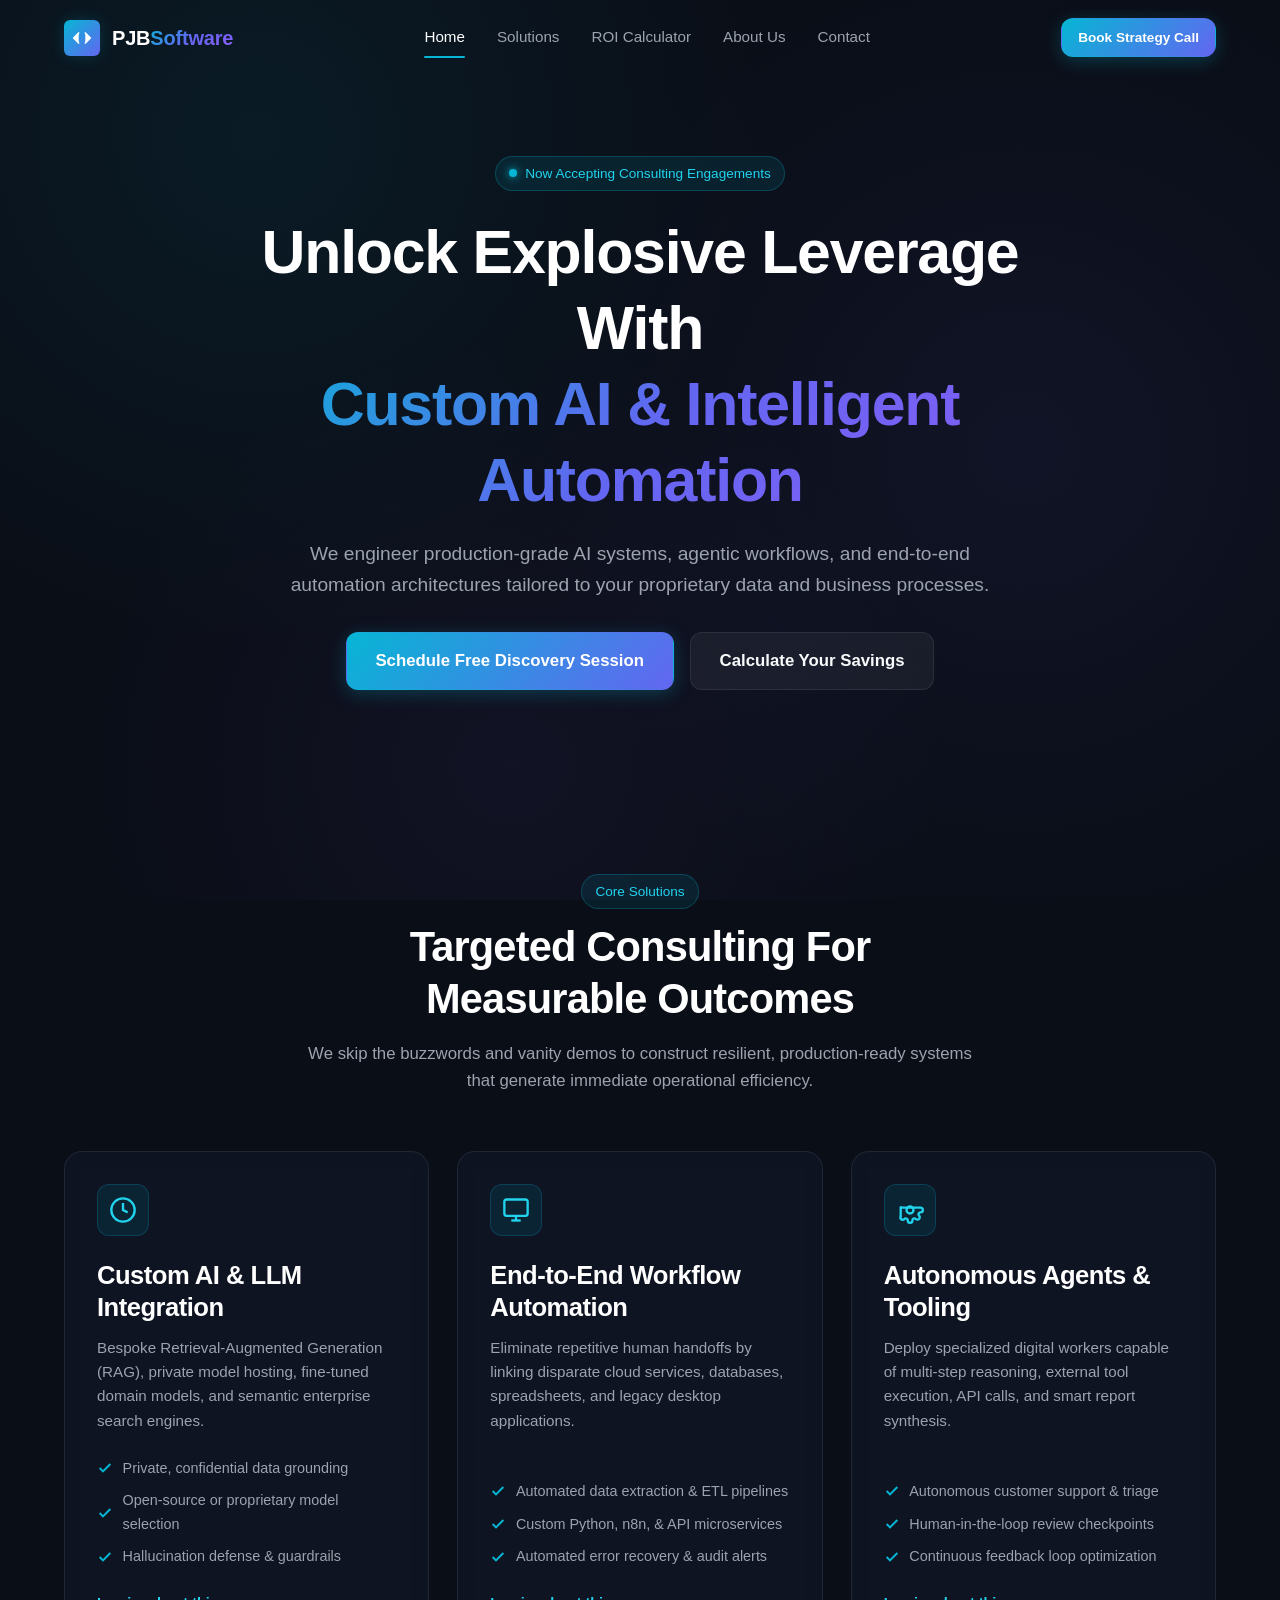
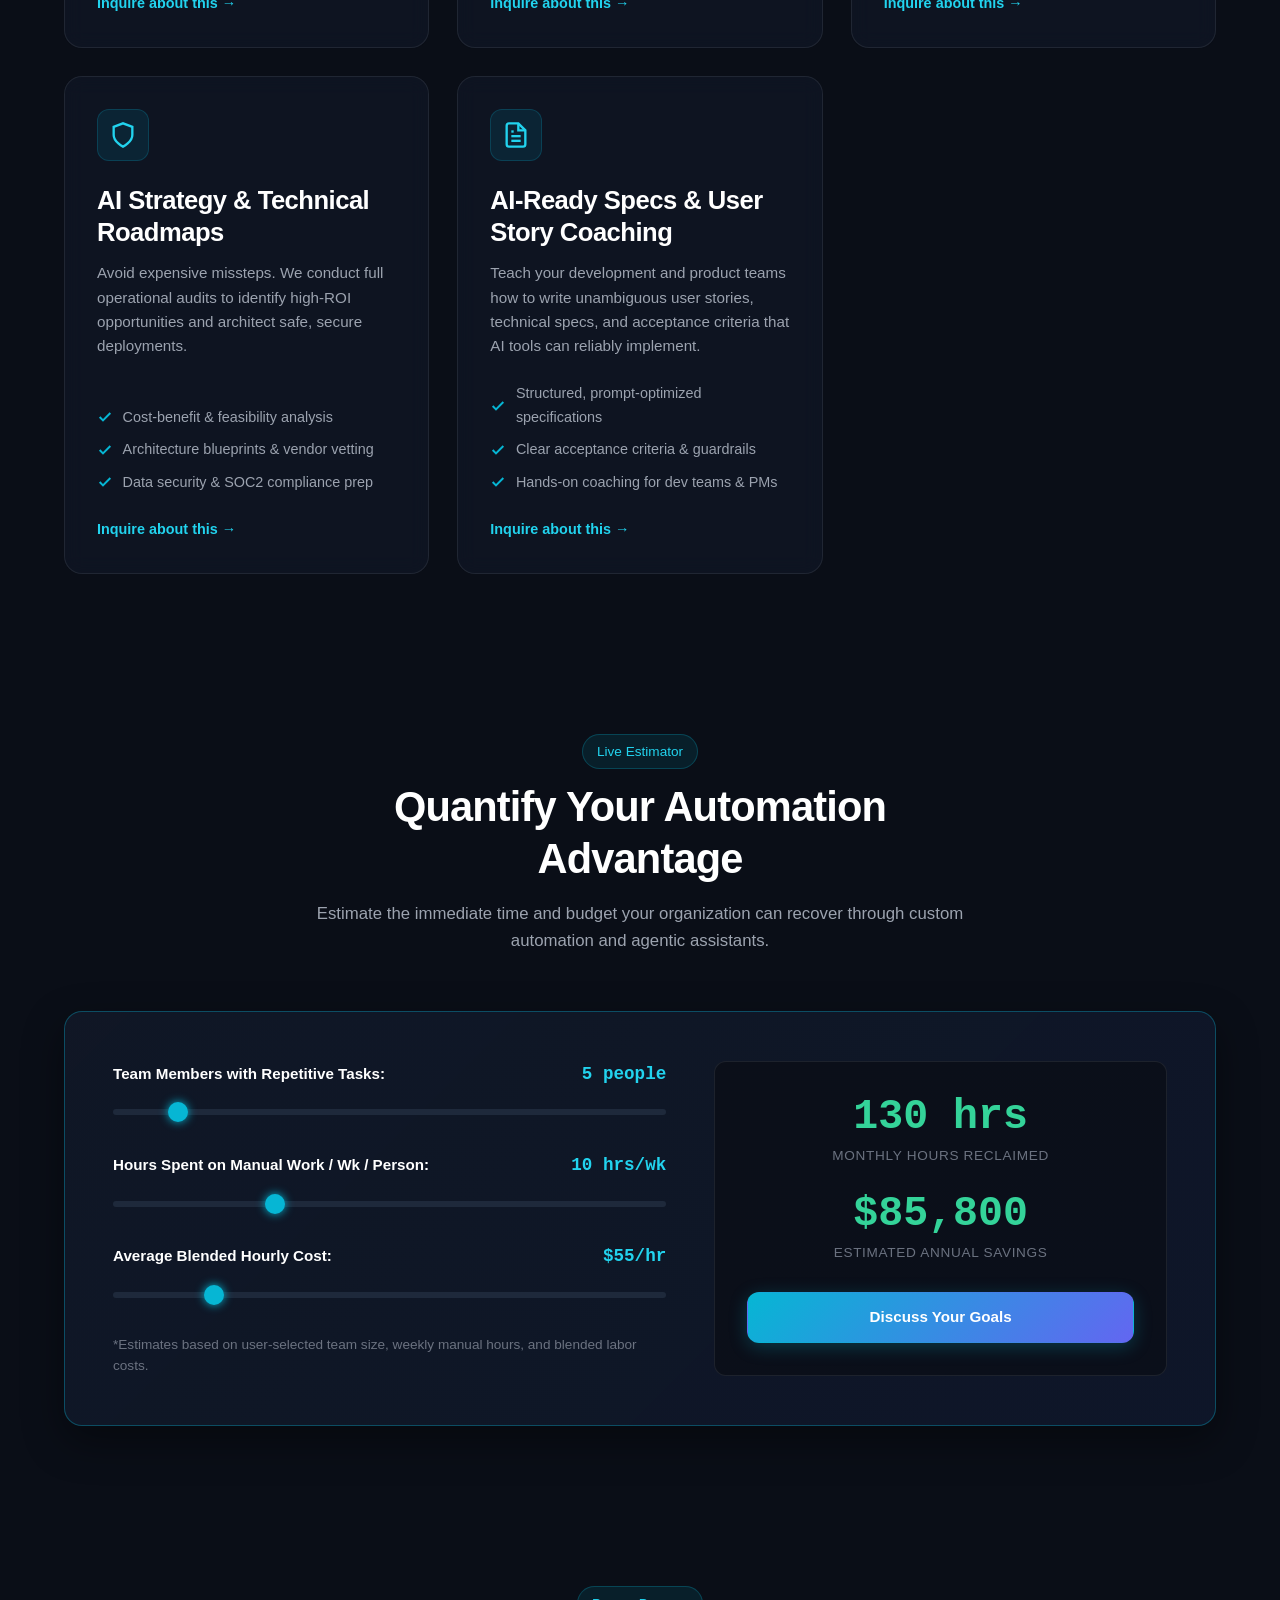
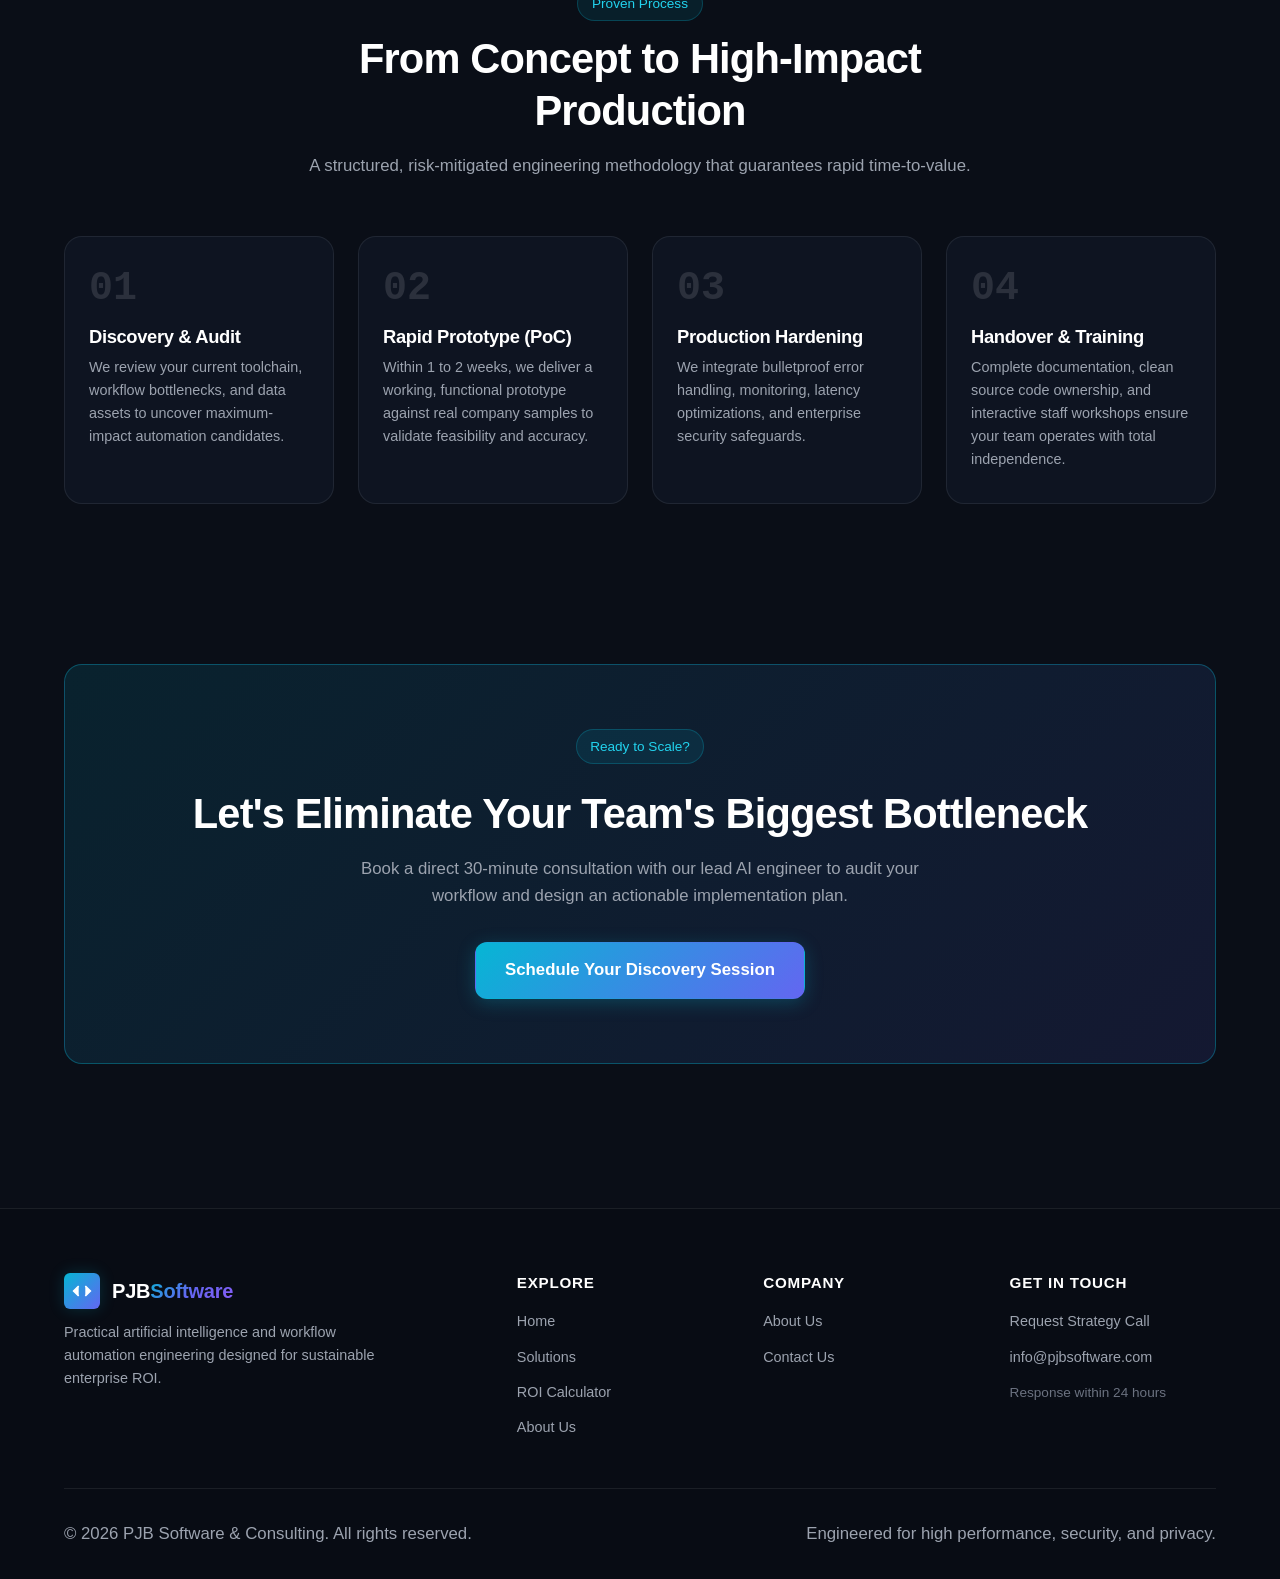
<file: index.html>
<!DOCTYPE html>
<html lang="en">
<head>
  <meta charset="UTF-8">
  <meta name="viewport" content="width=device-width, initial-scale=1.0">
  <title>PJB Software & Consulting | Enterprise AI & Workflow Automation</title>
  <meta name="description" content="Bespoke AI solutions, autonomous agent workflows, and intelligent business automation. We help forward-thinking teams streamline operations and scale leverage.">
  <meta name="keywords" content="AI consulting, workflow automation, LLM integration, autonomous agents, Python automation, enterprise AI strategy">
  
  <!-- Open Graph / Meta -->
  <meta property="og:title" content="PJB Software & Consulting | AI & Automation Services">
  <meta property="og:description" content="Custom generative AI, agentic pipelines, and process automation engineered for measurable ROI.">
  <meta property="og:type" content="website">

  <!-- Stylesheet -->
  <link rel="stylesheet" href="css/style.css">
</head>
<body>

  <!-- Site Navigation -->
  <header class="site-header">
    <div class="container nav-container">
      <a href="index.html" class="brand-logo" aria-label="PJB Software Home">
        <div class="brand-icon">
          <svg viewBox="0 0 24 24" fill="none" stroke="currentColor" stroke-width="2" stroke-linecap="round" stroke-linejoin="round">
            <polyline points="16 18 22 12 16 6"></polyline>
            <polyline points="8 6 2 12 8 18"></polyline>
          </svg>
        </div>
        <span>PJB<span class="gradient-text">Software</span></span>
      </a>

      <button class="mobile-toggle" aria-label="Toggle navigation menu" aria-expanded="false">
        <svg viewBox="0 0 24 24" fill="none" stroke="currentColor" stroke-width="2">
          <line x1="3" y1="12" x2="21" y2="12"></line>
          <line x1="3" y1="6" x2="21" y2="6"></line>
          <line x1="3" y1="18" x2="21" y2="18"></line>
        </svg>
      </button>

      <nav class="nav-menu" id="primary-nav">
        <a href="index.html" class="nav-link">Home</a>
        <a href="#solutions" class="nav-link">Solutions</a>
        <a href="#roi-calculator" class="nav-link">ROI Calculator</a>
        <a href="about.html" class="nav-link">About Us</a>
        <a href="contact.html" class="nav-link">Contact</a>
      </nav>

      <div class="nav-actions">
        <a href="contact.html" class="btn btn-primary btn-sm">Book Strategy Call</a>
      </div>
    </div>
  </header>

  <main>
    <!-- Hero Section -->
    <section class="hero">
      <div class="container">
        <div class="hero-content hero-centered">
          <div class="badge">
            <span class="badge-dot"></span>
            <span>Now Accepting Consulting Engagements</span>
          </div>
          
          <h1 class="hero-title">
            Unlock Explosive Leverage With <br><span class="gradient-text">Custom AI & Intelligent Automation</span>
          </h1>

          <p class="hero-subtitle">
            We engineer production-grade AI systems, agentic workflows, and end-to-end automation architectures tailored to your proprietary data and business processes.
          </p>

          <div class="hero-actions">
            <a href="contact.html" class="btn btn-primary btn-lg">Schedule Free Discovery Session</a>
            <a href="#roi-calculator" class="btn btn-secondary btn-lg">Calculate Your Savings</a>
          </div>
        </div>
      </div>
    </section>

    <!-- Solutions Overview Section -->
    <section class="section" id="solutions">
      <div class="container">
        <div class="section-header">
          <div class="badge">Core Solutions</div>
          <h2>Targeted Consulting For Measurable Outcomes</h2>
          <p>We skip the buzzwords and vanity demos to construct resilient, production-ready systems that generate immediate operational efficiency.</p>
        </div>

        <div class="cards-grid">
          <!-- Card 1 -->
          <div class="card">
            <div class="card-icon">
              <svg viewBox="0 0 24 24" fill="none" stroke="currentColor" stroke-width="2">
                <path d="M12 2a10 10 0 0 1 10 10c0 5.523-4.477 10-10 10S2 17.523 2 12 6.477 2 12 2z"></path>
                <path d="M12 6v6l4 2"></path>
              </svg>
            </div>
            <h3>Custom AI & LLM Integration</h3>
            <p>Bespoke Retrieval-Augmented Generation (RAG), private model hosting, fine-tuned domain models, and semantic enterprise search engines.</p>
            <ul class="card-features">
              <li>
                <svg viewBox="0 0 24 24" fill="none" stroke="currentColor" stroke-width="3"><polyline points="20 6 9 17 4 12"></polyline></svg>
                Private, confidential data grounding
              </li>
              <li>
                <svg viewBox="0 0 24 24" fill="none" stroke="currentColor" stroke-width="3"><polyline points="20 6 9 17 4 12"></polyline></svg>
                Open-source or proprietary model selection
              </li>
              <li>
                <svg viewBox="0 0 24 24" fill="none" stroke="currentColor" stroke-width="3"><polyline points="20 6 9 17 4 12"></polyline></svg>
                Hallucination defense & guardrails
              </li>
            </ul>
            <a href="contact.html" class="card-link">Inquire about this &rarr;</a>
          </div>

          <!-- Card 2 -->
          <div class="card">
            <div class="card-icon">
              <svg viewBox="0 0 24 24" fill="none" stroke="currentColor" stroke-width="2">
                <rect x="2" y="3" width="20" height="14" rx="2" ry="2"></rect>
                <line x1="8" y1="21" x2="16" y2="21"></line>
                <line x1="12" y1="17" x2="12" y2="21"></line>
              </svg>
            </div>
            <h3>End-to-End Workflow Automation</h3>
            <p>Eliminate repetitive human handoffs by linking disparate cloud services, databases, spreadsheets, and legacy desktop applications.</p>
            <ul class="card-features">
              <li>
                <svg viewBox="0 0 24 24" fill="none" stroke="currentColor" stroke-width="3"><polyline points="20 6 9 17 4 12"></polyline></svg>
                Automated data extraction & ETL pipelines
              </li>
              <li>
                <svg viewBox="0 0 24 24" fill="none" stroke="currentColor" stroke-width="3"><polyline points="20 6 9 17 4 12"></polyline></svg>
                Custom Python, n8n, & API microservices
              </li>
              <li>
                <svg viewBox="0 0 24 24" fill="none" stroke="currentColor" stroke-width="3"><polyline points="20 6 9 17 4 12"></polyline></svg>
                Automated error recovery & audit alerts
              </li>
            </ul>
            <a href="contact.html" class="card-link">Inquire about this &rarr;</a>
          </div>

          <!-- Card 3 -->
          <div class="card">
            <div class="card-icon">
              <svg viewBox="0 0 24 24" fill="none" stroke="currentColor" stroke-width="2">
                <circle cx="12" cy="12" r="3"></circle>
                <path d="M19.4 15a1.65 1.65 0 0 0 .33 1.82l.06.06a2 2 0 0 1 0 2.83 2 2 0 0 1-2.83 0l-.06-.06a1.65 1.65 0 0 0-1.82-.33 1.65 1.65 0 0 0-1 1.51V21a2 2 0 0 1-2 2 2 2 0 0 1-2-2v-.09A1.65 1.65 0 0 0 9 19.4a1.65 1.65 0 0 0-1.82.33l-.06.06a2 2 0 0 1-2.83 0 2 2 0 0 1 0-2.83l.06-.06a1.65 1.65 0 0 0-.33 1.82V9a1.65 1.65 0 0 0 1.51 1H21a2 2 0 0 1 2 2 2 2 0 0 1-2 2h-.09a1.65 1.65 0 0 0-1.51 1z"></path>
              </svg>
            </div>
            <h3>Autonomous Agents & Tooling</h3>
            <p>Deploy specialized digital workers capable of multi-step reasoning, external tool execution, API calls, and smart report synthesis.</p>
            <ul class="card-features">
              <li>
                <svg viewBox="0 0 24 24" fill="none" stroke="currentColor" stroke-width="3"><polyline points="20 6 9 17 4 12"></polyline></svg>
                Autonomous customer support & triage
              </li>
              <li>
                <svg viewBox="0 0 24 24" fill="none" stroke="currentColor" stroke-width="3"><polyline points="20 6 9 17 4 12"></polyline></svg>
                Human-in-the-loop review checkpoints
              </li>
              <li>
                <svg viewBox="0 0 24 24" fill="none" stroke="currentColor" stroke-width="3"><polyline points="20 6 9 17 4 12"></polyline></svg>
                Continuous feedback loop optimization
              </li>
            </ul>
            <a href="contact.html" class="card-link">Inquire about this &rarr;</a>
          </div>

          <!-- Card 4 -->
          <div class="card">
            <div class="card-icon">
              <svg viewBox="0 0 24 24" fill="none" stroke="currentColor" stroke-width="2">
                <path d="M12 22s8-4 8-10V5l-8-3-8 3v7c0 6 8 10 8 10z"></path>
              </svg>
            </div>
            <h3>AI Strategy & Technical Roadmaps</h3>
            <p>Avoid expensive missteps. We conduct full operational audits to identify high-ROI opportunities and architect safe, secure deployments.</p>
            <ul class="card-features">
              <li>
                <svg viewBox="0 0 24 24" fill="none" stroke="currentColor" stroke-width="3"><polyline points="20 6 9 17 4 12"></polyline></svg>
                Cost-benefit & feasibility analysis
              </li>
              <li>
                <svg viewBox="0 0 24 24" fill="none" stroke="currentColor" stroke-width="3"><polyline points="20 6 9 17 4 12"></polyline></svg>
                Architecture blueprints & vendor vetting
              </li>
              <li>
                <svg viewBox="0 0 24 24" fill="none" stroke="currentColor" stroke-width="3"><polyline points="20 6 9 17 4 12"></polyline></svg>
                Data security & SOC2 compliance prep
              </li>
            </ul>
            <a href="contact.html" class="card-link">Inquire about this &rarr;</a>
          </div>

          <!-- Card 5 -->
          <div class="card">
            <div class="card-icon">
              <svg viewBox="0 0 24 24" fill="none" stroke="currentColor" stroke-width="2">
                <path d="M14 2H6a2 2 0 0 0-2 2v16a2 2 0 0 0 2 2h12a2 2 0 0 0 2-2V8z"></path>
                <polyline points="14 2 14 8 20 8"></polyline>
                <line x1="16" y1="13" x2="8" y2="13"></line>
                <line x1="16" y1="17" x2="8" y2="17"></line>
                <polyline points="10 9 9 9 8 9"></polyline>
              </svg>
            </div>
            <h3>AI-Ready Specs & User Story Coaching</h3>
            <p>Teach your development and product teams how to write unambiguous user stories, technical specs, and acceptance criteria that AI tools can reliably implement.</p>
            <ul class="card-features">
              <li>
                <svg viewBox="0 0 24 24" fill="none" stroke="currentColor" stroke-width="3"><polyline points="20 6 9 17 4 12"></polyline></svg>
                Structured, prompt-optimized specifications
              </li>
              <li>
                <svg viewBox="0 0 24 24" fill="none" stroke="currentColor" stroke-width="3"><polyline points="20 6 9 17 4 12"></polyline></svg>
                Clear acceptance criteria & guardrails
              </li>
              <li>
                <svg viewBox="0 0 24 24" fill="none" stroke="currentColor" stroke-width="3"><polyline points="20 6 9 17 4 12"></polyline></svg>
                Hands-on coaching for dev teams & PMs
              </li>
            </ul>
            <a href="contact.html" class="card-link">Inquire about this &rarr;</a>
          </div>
        </div>
      </div>
    </section>

    <!-- Interactive ROI Calculator Section -->
    <section class="section" id="roi-calculator">
      <div class="container">
        <div class="section-header">
          <div class="badge">Live Estimator</div>
          <h2>Quantify Your Automation Advantage</h2>
          <p>Estimate the immediate time and budget your organization can recover through custom automation and agentic assistants.</p>
        </div>

        <div class="roi-calculator-container">
          <div class="calculator-grid">
            <!-- Left: Inputs -->
            <div class="calculator-inputs">
              <!-- Team Members -->
              <div class="input-group">
                <div class="input-label-row">
                  <label for="calc-team">Team Members with Repetitive Tasks:</label>
                  <span class="input-display-val" id="val-team">5 people</span>
                </div>
                <input type="range" id="calc-team" class="range-slider" min="1" max="40" step="1" value="5">
              </div>

              <!-- Weekly Hours -->
              <div class="input-group">
                <div class="input-label-row">
                  <label for="calc-hours">Hours Spent on Manual Work / Wk / Person:</label>
                  <span class="input-display-val" id="val-hours">10 hrs/wk</span>
                </div>
                <input type="range" id="calc-hours" class="range-slider" min="2" max="30" step="1" value="10">
              </div>

              <!-- Hourly Rate -->
              <div class="input-group">
                <div class="input-label-row">
                  <label for="calc-rate">Average Blended Hourly Cost:</label>
                  <span class="input-display-val" id="val-rate">$55/hr</span>
                </div>
                <input type="range" id="calc-rate" class="range-slider" min="25" max="200" step="5" value="55">
              </div>

              <p style="font-size: 0.85rem; color: var(--text-muted);">
                *Estimates based on user-selected team size, weekly manual hours, and blended labor costs.
              </p>
            </div>

            <!-- Right: Dynamic Results -->
            <div class="calculator-results">
              <div class="result-metric">
                <div class="val" id="result-hours-saved">130 hrs</div>
                <div class="lbl">Monthly Hours Reclaimed</div>
              </div>

              <div class="result-metric">
                <div class="val" id="result-annual-savings">$85,800</div>
                <div class="lbl">Estimated Annual Savings</div>
              </div>

              <div style="margin-top: 1.75rem;">
                <a href="contact.html" class="btn btn-primary" style="width: 100%;">Discuss Your Goals</a>
              </div>
            </div>
          </div>
        </div>
      </div>
    </section>

    <!-- Methodology Section -->
    <section class="section">
      <div class="container">
        <div class="section-header">
          <div class="badge">Proven Process</div>
          <h2>From Concept to High-Impact Production</h2>
          <p>A structured, risk-mitigated engineering methodology that guarantees rapid time-to-value.</p>
        </div>

        <div class="process-grid">
          <div class="process-step">
            <div class="step-num">01</div>
            <h3>Discovery & Audit</h3>
            <p>We review your current toolchain, workflow bottlenecks, and data assets to uncover maximum-impact automation candidates.</p>
          </div>

          <div class="process-step">
            <div class="step-num">02</div>
            <h3>Rapid Prototype (PoC)</h3>
            <p>Within 1 to 2 weeks, we deliver a working, functional prototype against real company samples to validate feasibility and accuracy.</p>
          </div>

          <div class="process-step">
            <div class="step-num">03</div>
            <h3>Production Hardening</h3>
            <p>We integrate bulletproof error handling, monitoring, latency optimizations, and enterprise security safeguards.</p>
          </div>

          <div class="process-step">
            <div class="step-num">04</div>
            <h3>Handover & Training</h3>
            <p>Complete documentation, clean source code ownership, and interactive staff workshops ensure your team operates with total independence.</p>
          </div>
        </div>
      </div>
    </section>

    <!-- CTA Section -->
    <section class="section">
      <div class="container">
        <div class="cta-banner">
          <div class="badge">Ready to Scale?</div>
          <h2>Let's Eliminate Your Team's Biggest Bottleneck</h2>
          <p>Book a direct 30-minute consultation with our lead AI engineer to audit your workflow and design an actionable implementation plan.</p>
          <a href="contact.html" class="btn btn-primary btn-lg">Schedule Your Discovery Session</a>
        </div>
      </div>
    </section>
  </main>

  <!-- Site Footer -->
  <footer class="site-footer">
    <div class="container">
      <div class="footer-grid">
        <div class="footer-brand">
          <a href="index.html" class="brand-logo">
            <div class="brand-icon">
              <svg viewBox="0 0 24 24" fill="none" stroke="currentColor" stroke-width="2">
                <polyline points="16 18 22 12 16 6"></polyline>
                <polyline points="8 6 2 12 8 18"></polyline>
              </svg>
            </div>
            <span>PJB<span class="gradient-text">Software</span></span>
          </a>
          <p>Practical artificial intelligence and workflow automation engineering designed for sustainable enterprise ROI.</p>
        </div>

        <div class="footer-col">
          <h4>Explore</h4>
          <ul class="footer-links">
            <li><a href="index.html">Home</a></li>
            <li><a href="#solutions">Solutions</a></li>
            <li><a href="#roi-calculator">ROI Calculator</a></li>
            <li><a href="about.html">About Us</a></li>
          </ul>
        </div>

        <div class="footer-col">
          <h4>Company</h4>
          <ul class="footer-links">
            <li><a href="about.html">About Us</a></li>
            <li><a href="contact.html">Contact Us</a></li>
          </ul>
        </div>

        <div class="footer-col">
          <h4>Get in Touch</h4>
          <ul class="footer-links">
            <li><a href="contact.html">Request Strategy Call</a></li>
            <li><a href="mailto:info@pjbsoftware.com">info@pjbsoftware.com</a></li>
            <li><span style="color: var(--text-muted); font-size: 0.85rem;">Response within 24 hours</span></li>
          </ul>
        </div>
      </div>

      <div class="footer-bottom">
        <p>&copy; 2026 PJB Software & Consulting. All rights reserved.</p>
        <p>Engineered for high performance, security, and privacy.</p>
      </div>
    </div>
  </footer>

  <!-- Scripts -->
  <script src="js/main.js"></script>
</body>
</html>
</file>
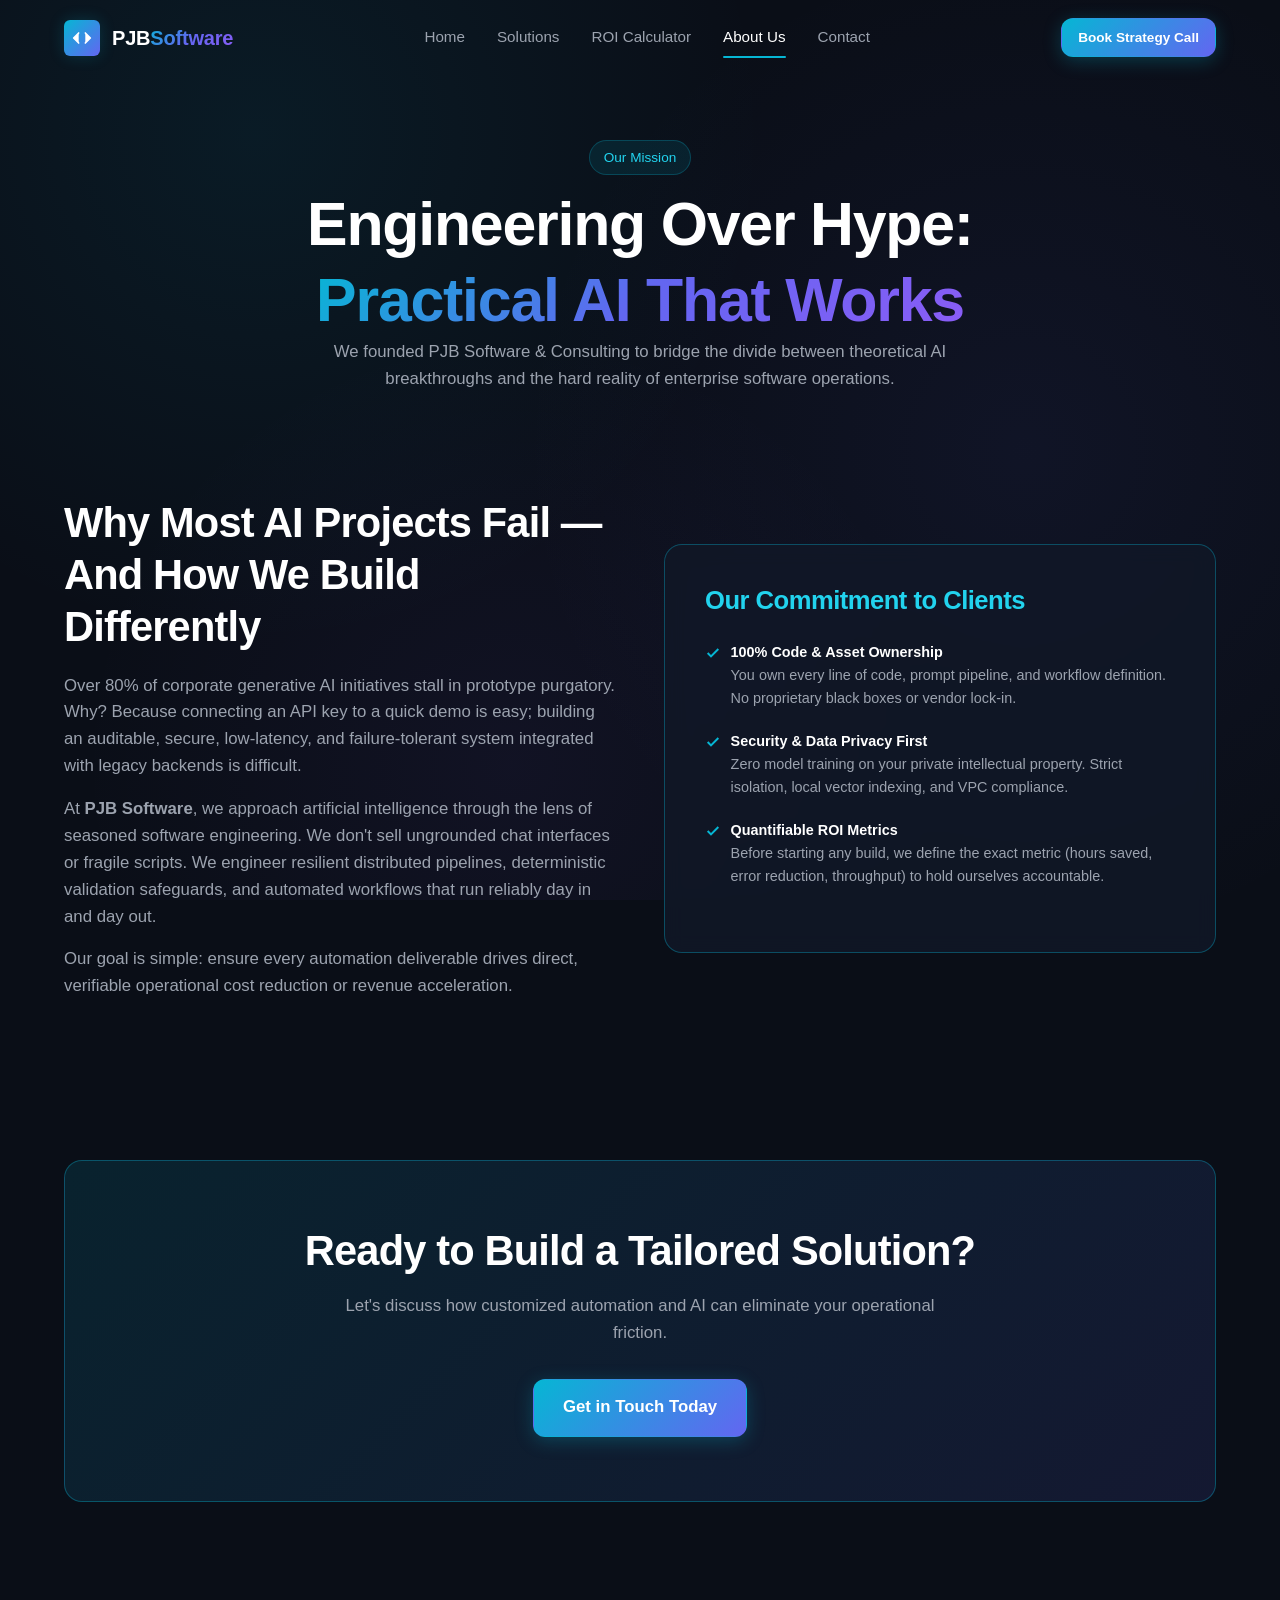
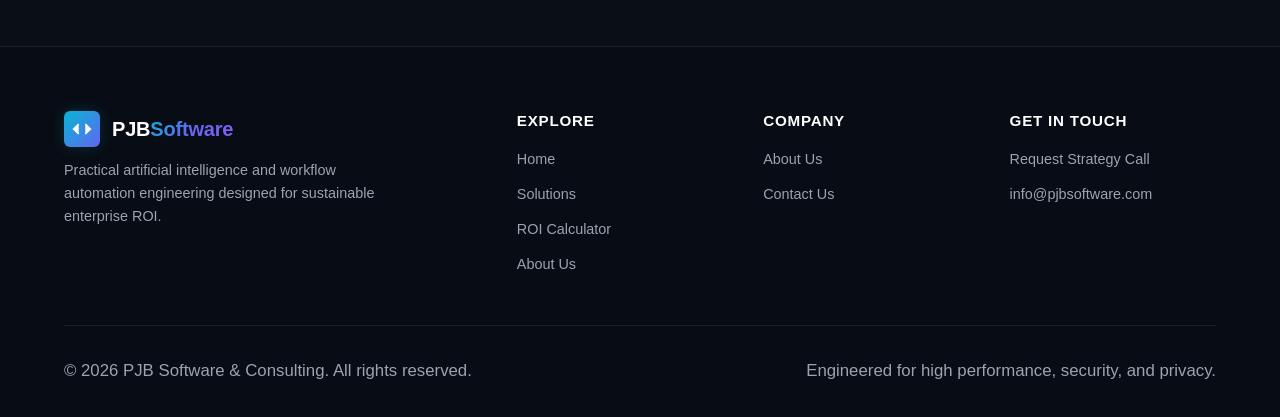
<file: about.html>
<!DOCTYPE html>
<html lang="en">
<head>
  <meta charset="UTF-8">
  <meta name="viewport" content="width=device-width, initial-scale=1.0">
  <title>About Us | PJB Software & Consulting</title>
  <meta name="description" content="Learn about PJB Software & Consulting - engineering-first AI and automation consultancy focused on measurable enterprise ROI.">
  
  <!-- Stylesheet -->
  <link rel="stylesheet" href="css/style.css">
</head>
<body>

  <!-- Site Navigation -->
  <header class="site-header">
    <div class="container nav-container">
      <a href="index.html" class="brand-logo" aria-label="PJB Software Home">
        <div class="brand-icon">
          <svg viewBox="0 0 24 24" fill="none" stroke="currentColor" stroke-width="2" stroke-linecap="round" stroke-linejoin="round">
            <polyline points="16 18 22 12 16 6"></polyline>
            <polyline points="8 6 2 12 8 18"></polyline>
          </svg>
        </div>
        <span>PJB<span class="gradient-text">Software</span></span>
      </a>

      <button class="mobile-toggle" aria-label="Toggle navigation menu" aria-expanded="false">
        <svg viewBox="0 0 24 24" fill="none" stroke="currentColor" stroke-width="2">
          <line x1="3" y1="12" x2="21" y2="12"></line>
          <line x1="3" y1="6" x2="21" y2="6"></line>
          <line x1="3" y1="18" x2="21" y2="18"></line>
        </svg>
      </button>

      <nav class="nav-menu" id="primary-nav">
        <a href="index.html" class="nav-link">Home</a>
        <a href="index.html#solutions" class="nav-link">Solutions</a>
        <a href="index.html#roi-calculator" class="nav-link">ROI Calculator</a>
        <a href="about.html" class="nav-link">About Us</a>
        <a href="contact.html" class="nav-link">Contact</a>
      </nav>

      <div class="nav-actions">
        <a href="contact.html" class="btn btn-primary btn-sm">Book Strategy Call</a>
      </div>
    </div>
  </header>

  <main>
    <!-- About Hero -->
    <section class="section" style="padding-top: 4rem; padding-bottom: 2rem;">
      <div class="container">
        <div class="section-header">
          <div class="badge">Our Mission</div>
          <h1>Engineering Over Hype: <br><span class="gradient-text">Practical AI That Works</span></h1>
          <p>We founded PJB Software & Consulting to bridge the divide between theoretical AI breakthroughs and the hard reality of enterprise software operations.</p>
        </div>
      </div>
    </section>

    <!-- Narrative Section -->
    <section class="section" style="padding-top: 1rem;">
      <div class="container">
        <div style="display: grid; grid-template-columns: 1fr 1fr; gap: 3rem; align-items: center;" class="hero-grid">
          <div>
            <h2 style="margin-bottom: 1.25rem;">Why Most AI Projects Fail — And How We Build Differently</h2>
            <p style="margin-bottom: 1rem;">
              Over 80% of corporate generative AI initiatives stall in prototype purgatory. Why? Because connecting an API key to a quick demo is easy; building an auditable, secure, low-latency, and failure-tolerant system integrated with legacy backends is difficult.
            </p>
            <p style="margin-bottom: 1rem;">
              At <strong>PJB Software</strong>, we approach artificial intelligence through the lens of seasoned software engineering. We don't sell ungrounded chat interfaces or fragile scripts. We engineer resilient distributed pipelines, deterministic validation safeguards, and automated workflows that run reliably day in and day out.
            </p>
            <p>
              Our goal is simple: ensure every automation deliverable drives direct, verifiable operational cost reduction or revenue acceleration.
            </p>
          </div>

          <div class="card" style="padding: 2.5rem; background: rgba(17, 24, 39, 0.85); border-color: var(--border-glow);">
            <h3 style="margin-bottom: 1.5rem; color: var(--accent-cyan-light);">Our Commitment to Clients</h3>
            <ul class="card-features" style="gap: 1.25rem;">
              <li style="align-items: flex-start;">
                <svg viewBox="0 0 24 24" fill="none" stroke="currentColor" stroke-width="3" style="margin-top: 4px;"><polyline points="20 6 9 17 4 12"></polyline></svg>
                <div>
                  <strong style="color: var(--text-light); display: block;">100% Code & Asset Ownership</strong>
                  You own every line of code, prompt pipeline, and workflow definition. No proprietary black boxes or vendor lock-in.
                </div>
              </li>
              <li style="align-items: flex-start;">
                <svg viewBox="0 0 24 24" fill="none" stroke="currentColor" stroke-width="3" style="margin-top: 4px;"><polyline points="20 6 9 17 4 12"></polyline></svg>
                <div>
                  <strong style="color: var(--text-light); display: block;">Security & Data Privacy First</strong>
                  Zero model training on your private intellectual property. Strict isolation, local vector indexing, and VPC compliance.
                </div>
              </li>
              <li style="align-items: flex-start;">
                <svg viewBox="0 0 24 24" fill="none" stroke="currentColor" stroke-width="3" style="margin-top: 4px;"><polyline points="20 6 9 17 4 12"></polyline></svg>
                <div>
                  <strong style="color: var(--text-light); display: block;">Quantifiable ROI Metrics</strong>
                  Before starting any build, we define the exact metric (hours saved, error reduction, throughput) to hold ourselves accountable.
                </div>
              </li>
            </ul>
          </div>
        </div>
      </div>
    </section>



    <!-- Bottom CTA -->
    <section class="section">
      <div class="container">
        <div class="cta-banner">
          <h2>Ready to Build a Tailored Solution?</h2>
          <p>Let's discuss how customized automation and AI can eliminate your operational friction.</p>
          <a href="contact.html" class="btn btn-primary btn-lg">Get in Touch Today</a>
        </div>
      </div>
    </section>
  </main>

  <!-- Site Footer -->
  <footer class="site-footer">
    <div class="container">
      <div class="footer-grid">
        <div class="footer-brand">
          <a href="index.html" class="brand-logo">
            <div class="brand-icon">
              <svg viewBox="0 0 24 24" fill="none" stroke="currentColor" stroke-width="2">
                <polyline points="16 18 22 12 16 6"></polyline>
                <polyline points="8 6 2 12 8 18"></polyline>
              </svg>
            </div>
            <span>PJB<span class="gradient-text">Software</span></span>
          </a>
          <p>Practical artificial intelligence and workflow automation engineering designed for sustainable enterprise ROI.</p>
        </div>

        <div class="footer-col">
          <h4>Explore</h4>
          <ul class="footer-links">
            <li><a href="index.html">Home</a></li>
            <li><a href="index.html#solutions">Solutions</a></li>
            <li><a href="index.html#roi-calculator">ROI Calculator</a></li>
            <li><a href="about.html">About Us</a></li>
          </ul>
        </div>

        <div class="footer-col">
          <h4>Company</h4>
          <ul class="footer-links">
            <li><a href="about.html">About Us</a></li>
            <li><a href="contact.html">Contact Us</a></li>
          </ul>
        </div>

        <div class="footer-col">
          <h4>Get in Touch</h4>
          <ul class="footer-links">
            <li><a href="contact.html">Request Strategy Call</a></li>
            <li><a href="mailto:info@pjbsoftware.com">info@pjbsoftware.com</a></li>
          </ul>
        </div>
      </div>

      <div class="footer-bottom">
        <p>&copy; 2026 PJB Software & Consulting. All rights reserved.</p>
        <p>Engineered for high performance, security, and privacy.</p>
      </div>
    </div>
  </footer>

  <script src="js/main.js"></script>
</body>
</html>
</file>
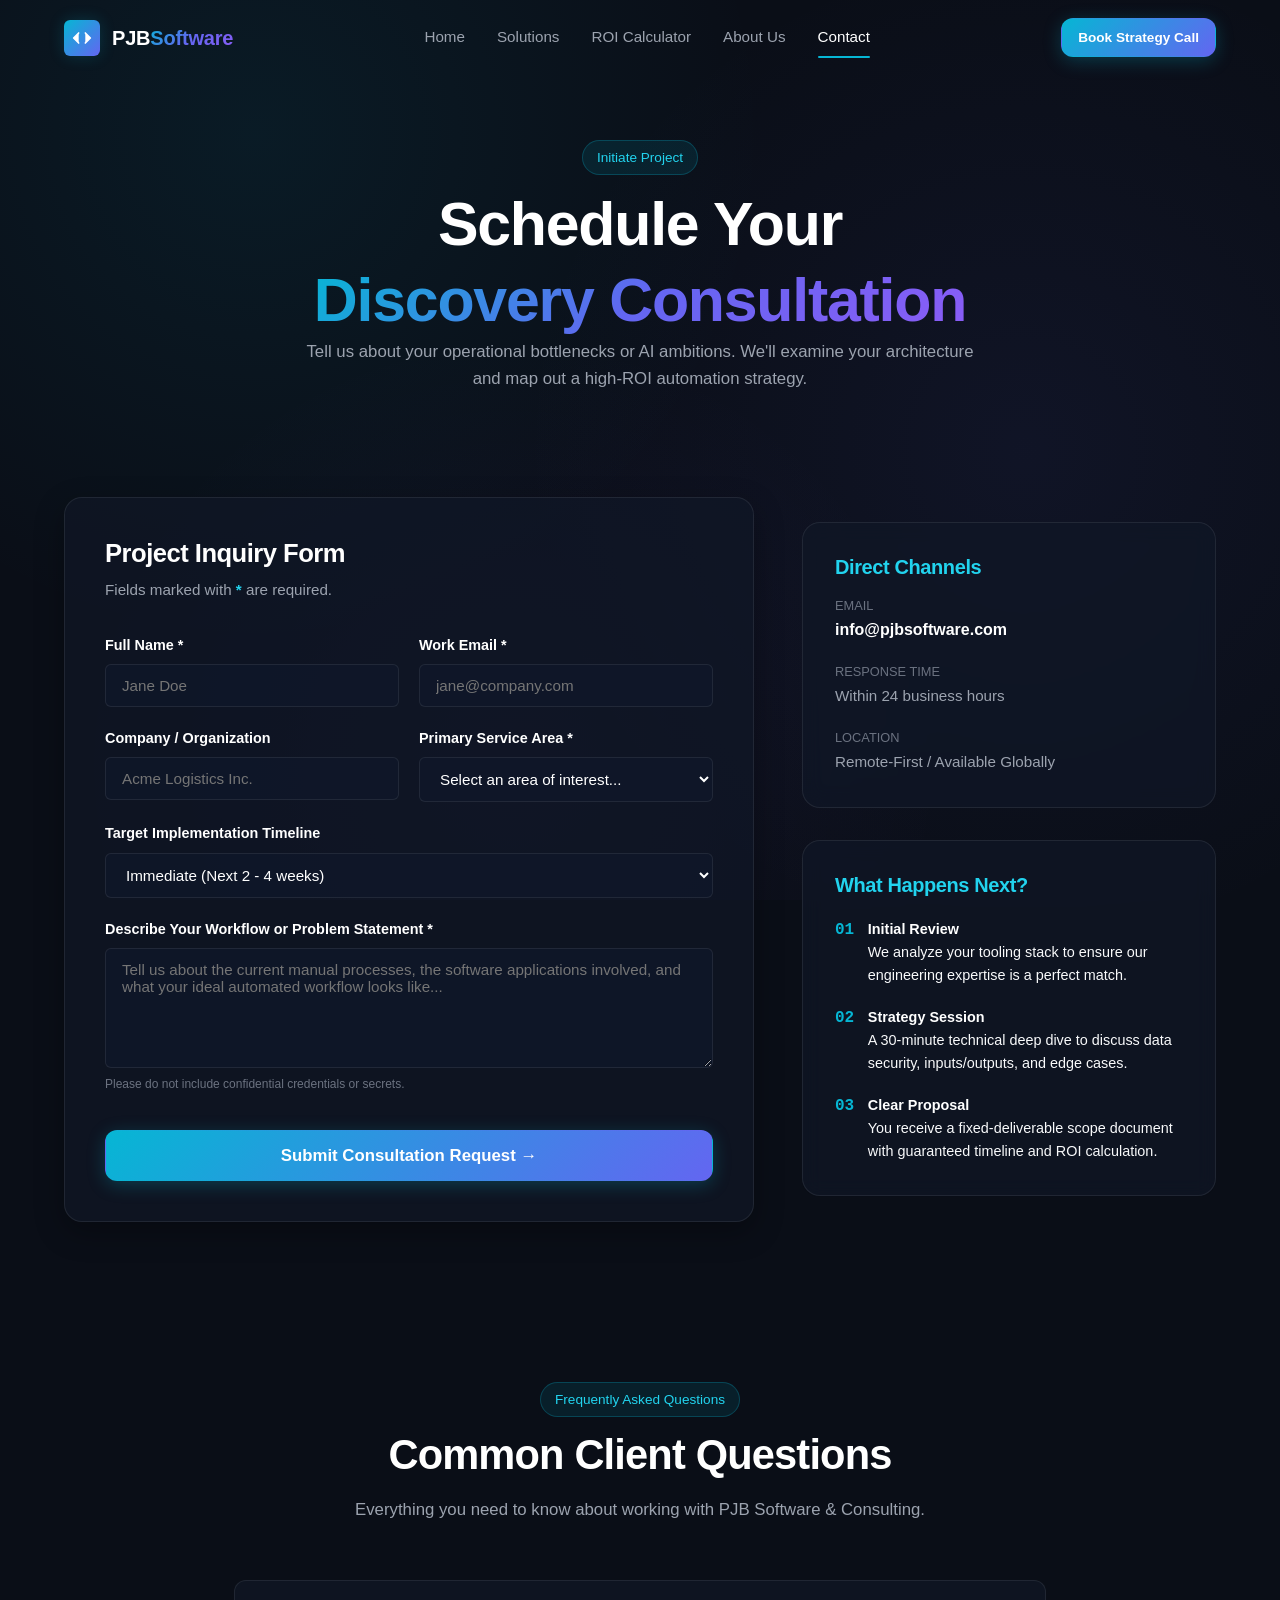
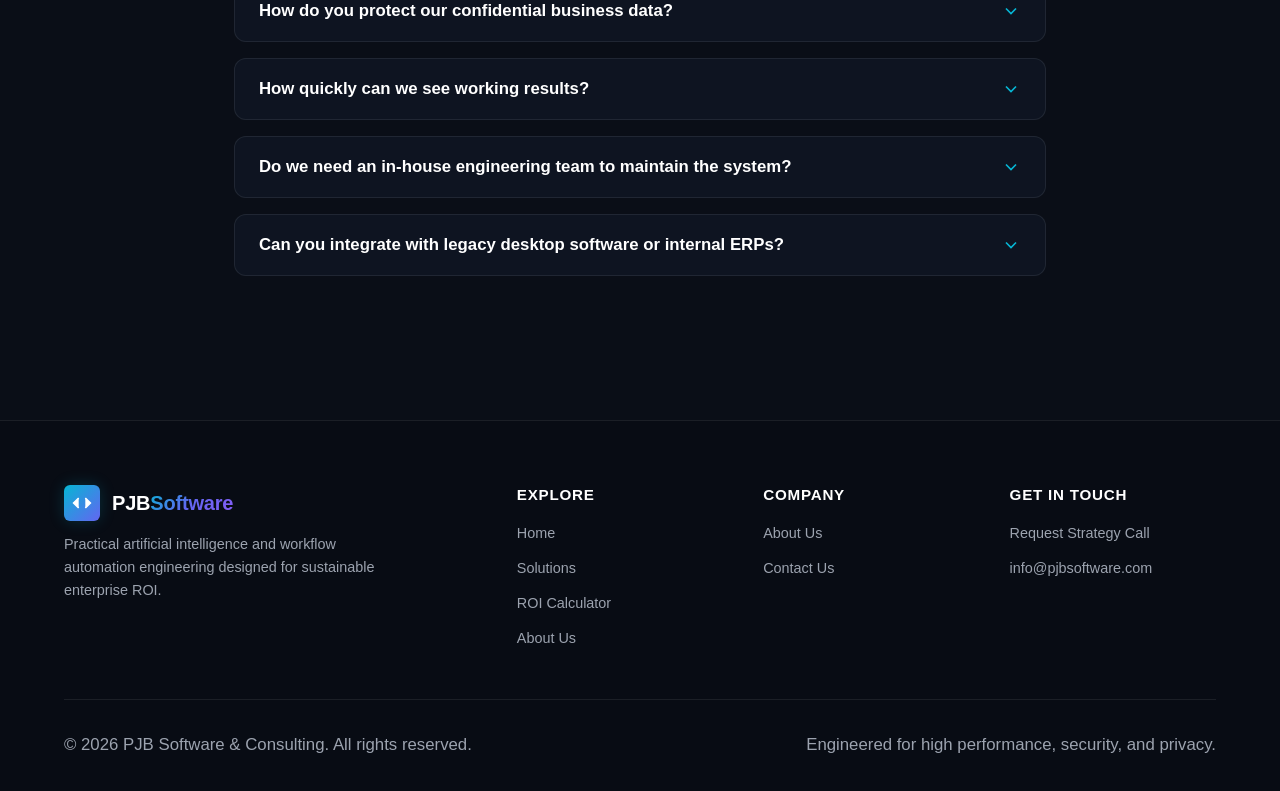
<file: contact.html>
<!DOCTYPE html>
<html lang="en">
<head>
  <meta charset="UTF-8">
  <meta name="viewport" content="width=device-width, initial-scale=1.0">
  <title>Contact & Book Consultation | PJB Software & Consulting</title>
  <meta name="description" content="Get in touch with PJB Software & Consulting. Book a 30-minute discovery call to discuss AI integration and workflow automation.">
  
  <!-- Stylesheet -->
  <link rel="stylesheet" href="css/style.css">
</head>
<body>

  <!-- Site Navigation -->
  <header class="site-header">
    <div class="container nav-container">
      <a href="index.html" class="brand-logo" aria-label="PJB Software Home">
        <div class="brand-icon">
          <svg viewBox="0 0 24 24" fill="none" stroke="currentColor" stroke-width="2" stroke-linecap="round" stroke-linejoin="round">
            <polyline points="16 18 22 12 16 6"></polyline>
            <polyline points="8 6 2 12 8 18"></polyline>
          </svg>
        </div>
        <span>PJB<span class="gradient-text">Software</span></span>
      </a>

      <button class="mobile-toggle" aria-label="Toggle navigation menu" aria-expanded="false">
        <svg viewBox="0 0 24 24" fill="none" stroke="currentColor" stroke-width="2">
          <line x1="3" y1="12" x2="21" y2="12"></line>
          <line x1="3" y1="6" x2="21" y2="6"></line>
          <line x1="3" y1="18" x2="21" y2="18"></line>
        </svg>
      </button>

      <nav class="nav-menu" id="primary-nav">
        <a href="index.html" class="nav-link">Home</a>
        <a href="index.html#solutions" class="nav-link">Solutions</a>
        <a href="index.html#roi-calculator" class="nav-link">ROI Calculator</a>
        <a href="about.html" class="nav-link">About Us</a>
        <a href="contact.html" class="nav-link">Contact</a>
      </nav>

      <div class="nav-actions">
        <a href="contact.html" class="btn btn-primary btn-sm">Book Strategy Call</a>
      </div>
    </div>
  </header>

  <main>
    <!-- Contact Header -->
    <section class="section" style="padding-top: 4rem; padding-bottom: 2rem;">
      <div class="container">
        <div class="section-header">
          <div class="badge">Initiate Project</div>
          <h1>Schedule Your <span class="gradient-text">Discovery Consultation</span></h1>
          <p>Tell us about your operational bottlenecks or AI ambitions. We'll examine your architecture and map out a high-ROI automation strategy.</p>
        </div>
      </div>
    </section>

    <!-- Form & Info Section -->
    <section class="section" style="padding-top: 1rem;">
      <div class="container">
        <div style="display: grid; grid-template-columns: 1.25fr 0.75fr; gap: 3rem;" class="hero-grid">
          
          <!-- Consultation Request Form -->
          <div class="form-card">
            <h2 style="font-size: 1.6rem; margin-bottom: 0.5rem;">Project Inquiry Form</h2>
            <p style="margin-bottom: 2rem; font-size: 0.95rem;">Fields marked with <span style="color: var(--accent-cyan-light); font-weight: bold;">*</span> are required.</p>

            <div id="form-feedback" class="form-feedback"></div>

            <form id="consultation-form" action="https://formsubmit.co/info@pjbsoftware.com" method="POST" novalidate>
              <!-- FormSubmit Anti-Spam / Configuration -->
              <input type="hidden" name="_captcha" value="false">
              <input type="hidden" name="_template" value="table">
              <input type="text" name="_honey" style="display:none">

              <div class="form-grid">
                <!-- Full Name -->
                <div class="form-group">
                  <label for="name" class="form-label">Full Name *</label>
                  <input type="text" id="name" name="name" class="form-control" placeholder="Jane Doe" required>
                </div>

                <!-- Email -->
                <div class="form-group">
                  <label for="email" class="form-label">Work Email *</label>
                  <input type="email" id="email" name="email" class="form-control" placeholder="jane@company.com" required>
                </div>

                <!-- Company -->
                <div class="form-group">
                  <label for="company" class="form-label">Company / Organization</label>
                  <input type="text" id="company" name="company" class="form-control" placeholder="Acme Logistics Inc.">
                </div>

                <!-- Service Focus -->
                <div class="form-group">
                  <label for="service" class="form-label">Primary Service Area *</label>
                  <select id="service" name="service" class="form-control" required>
                    <option value="" disabled selected>Select an area of interest...</option>
                    <option value="Custom AI & LLM Systems">Custom AI & LLM Systems (RAG, Fine-tuning)</option>
                    <option value="Workflow & Process Automation">End-to-End Workflow Automation</option>
                    <option value="Autonomous AI Agents">Autonomous AI Agents & Tool Execution</option>
                    <option value="AI Spec & User Story Coaching">AI-Ready Specs & User Story Coaching</option>
                    <option value="AI Strategy & Architecture Audit">AI Strategy & Architecture Audit</option>
                    <option value="Other Technical Challenge">Other / Custom Inquiry</option>
                  </select>
                </div>

                <!-- Timeline / Scope -->
                <div class="form-group form-col-full">
                  <label for="timeline" class="form-label">Target Implementation Timeline</label>
                  <select id="timeline" name="timeline" class="form-control">
                    <option value="Immediate (Next 2-4 weeks)">Immediate (Next 2 - 4 weeks)</option>
                    <option value="This Quarter (Next 1-3 months)">This Quarter (Next 1 - 3 months)</option>
                    <option value="Exploring Feasibility">Currently exploring feasibility & budgets</option>
                  </select>
                </div>

                <!-- Message -->
                <div class="form-group form-col-full">
                  <label for="message" class="form-label">Describe Your Workflow or Problem Statement *</label>
                  <textarea id="message" name="message" class="form-control" placeholder="Tell us about the current manual processes, the software applications involved, and what your ideal automated workflow looks like..." required></textarea>
                  <span class="form-hint">Please do not include confidential credentials or secrets.</span>
                </div>

                <!-- Submit Button -->
                <div class="form-col-full" style="margin-top: 1rem;">
                  <button type="submit" class="btn btn-primary btn-lg" style="width: 100%;">
                    Submit Consultation Request &rarr;
                  </button>
                </div>
              </div>
            </form>
          </div>

          <!-- Sidebar Information -->
          <div style="display: flex; flex-direction: column; gap: 2rem;">
            <!-- Direct Info -->
            <div class="card" style="padding: 2rem;">
              <h3 style="font-size: 1.25rem; margin-bottom: 1rem; color: var(--accent-cyan-light);">Direct Channels</h3>
              
              <div style="margin-bottom: 1.25rem;">
                <span style="font-size: 0.8rem; text-transform: uppercase; color: var(--text-muted); display: block;">Email</span>
                <a href="mailto:info@pjbsoftware.com" style="color: var(--text-light); font-weight: 600;">info@pjbsoftware.com</a>
              </div>

              <div style="margin-bottom: 1.25rem;">
                <span style="font-size: 0.8rem; text-transform: uppercase; color: var(--text-muted); display: block;">Response Time</span>
                <span style="color: var(--text-secondary); font-size: 0.95rem;">Within 24 business hours</span>
              </div>

              <div>
                <span style="font-size: 0.8rem; text-transform: uppercase; color: var(--text-muted); display: block;">Location</span>
                <span style="color: var(--text-secondary); font-size: 0.95rem;">Remote-First / Available Globally</span>
              </div>
            </div>

            <!-- What Happens Next -->
            <div class="card" style="padding: 2rem;">
              <h3 style="font-size: 1.25rem; margin-bottom: 1.25rem; color: var(--accent-cyan-light);">What Happens Next?</h3>
              
              <ol style="list-style: none; display: flex; flex-direction: column; gap: 1.2rem; padding: 0;">
                <li style="display: flex; gap: 0.85rem;">
                  <span style="font-weight: 800; color: var(--accent-cyan); font-family: var(--font-mono);">01</span>
                  <div style="font-size: 0.9rem;">
                    <strong style="color: var(--text-light); display: block;">Initial Review</strong>
                    We analyze your tooling stack to ensure our engineering expertise is a perfect match.
                  </div>
                </li>
                <li style="display: flex; gap: 0.85rem;">
                  <span style="font-weight: 800; color: var(--accent-cyan); font-family: var(--font-mono);">02</span>
                  <div style="font-size: 0.9rem;">
                    <strong style="color: var(--text-light); display: block;">Strategy Session</strong>
                    A 30-minute technical deep dive to discuss data security, inputs/outputs, and edge cases.
                  </div>
                </li>
                <li style="display: flex; gap: 0.85rem;">
                  <span style="font-weight: 800; color: var(--accent-cyan); font-family: var(--font-mono);">03</span>
                  <div style="font-size: 0.9rem;">
                    <strong style="color: var(--text-light); display: block;">Clear Proposal</strong>
                    You receive a fixed-deliverable scope document with guaranteed timeline and ROI calculation.
                  </div>
                </li>
              </ol>
            </div>
          </div>

        </div>
      </div>
    </section>

    <!-- FAQ Section -->
    <section class="section">
      <div class="container" style="max-width: 860px;">
        <div class="section-header">
          <div class="badge">Frequently Asked Questions</div>
          <h2>Common Client Questions</h2>
          <p>Everything you need to know about working with PJB Software & Consulting.</p>
        </div>

        <div class="faq-list">
          <div class="faq-item">
            <button class="faq-question" type="button">
              <span>How do you protect our confidential business data?</span>
              <svg viewBox="0 0 24 24" fill="none" stroke="currentColor" stroke-width="2"><polyline points="6 9 12 15 18 9"></polyline></svg>
            </button>
            <div class="faq-answer">
              Data sovereignty is paramount. We never use client data to train foundation models, and we configure zero-retention policies on API endpoints. For sensitive proprietary IP or strict regulatory compliance (HIPAA, GDPR, SOC 2), we deploy self-hosted open-weight models directly within your private virtual cloud (VPC) or on-prem hardware.
            </div>
          </div>

          <div class="faq-item">
            <button class="faq-question" type="button">
              <span>How quickly can we see working results?</span>
              <svg viewBox="0 0 24 24" fill="none" stroke="currentColor" stroke-width="2"><polyline points="6 9 12 15 18 9"></polyline></svg>
            </button>
            <div class="faq-answer">
              We prioritize velocity through our 2-week Proof-of-Concept (PoC) sprint. Instead of waiting months for comprehensive documentation, you get a working, testable pipeline processing real data samples within 10-14 business days to validate ROI before expanding.
            </div>
          </div>

          <div class="faq-item">
            <button class="faq-question" type="button">
              <span>Do we need an in-house engineering team to maintain the system?</span>
              <svg viewBox="0 0 24 24" fill="none" stroke="currentColor" stroke-width="2"><polyline points="6 9 12 15 18 9"></polyline></svg>
            </button>
            <div class="faq-answer">
              No. We build automation architectures with robust automated error recovery, notifications, and intuitive operational dashboards. If you have an internal development team, we provide clean, documented source code and pull requests. If you don't, we can provide ongoing maintenance or configure self-healing low-maintenance pipelines.
            </div>
          </div>

          <div class="faq-item">
            <button class="faq-question" type="button">
              <span>Can you integrate with legacy desktop software or internal ERPs?</span>
              <svg viewBox="0 0 24 24" fill="none" stroke="currentColor" stroke-width="2"><polyline points="6 9 12 15 18 9"></polyline></svg>
            </button>
            <div class="faq-answer">
              Yes. Modern enterprises often run on custom on-prem databases, legacy ERPs without standard REST APIs, or desktop software. We engineer custom middleware, secure database connectors, and intelligent document ingestion to connect legacy backends to modern AI models.
            </div>
          </div>
        </div>
      </div>
    </section>
  </main>

  <!-- Site Footer -->
  <footer class="site-footer">
    <div class="container">
      <div class="footer-grid">
        <div class="footer-brand">
          <a href="index.html" class="brand-logo">
            <div class="brand-icon">
              <svg viewBox="0 0 24 24" fill="none" stroke="currentColor" stroke-width="2">
                <polyline points="16 18 22 12 16 6"></polyline>
                <polyline points="8 6 2 12 8 18"></polyline>
              </svg>
            </div>
            <span>PJB<span class="gradient-text">Software</span></span>
          </a>
          <p>Practical artificial intelligence and workflow automation engineering designed for sustainable enterprise ROI.</p>
        </div>

        <div class="footer-col">
          <h4>Explore</h4>
          <ul class="footer-links">
            <li><a href="index.html">Home</a></li>
            <li><a href="index.html#solutions">Solutions</a></li>
            <li><a href="index.html#roi-calculator">ROI Calculator</a></li>
            <li><a href="about.html">About Us</a></li>
          </ul>
        </div>

        <div class="footer-col">
          <h4>Company</h4>
          <ul class="footer-links">
            <li><a href="about.html">About Us</a></li>
            <li><a href="contact.html">Contact Us</a></li>
          </ul>
        </div>

        <div class="footer-col">
          <h4>Get in Touch</h4>
          <ul class="footer-links">
            <li><a href="contact.html">Request Strategy Call</a></li>
            <li><a href="mailto:info@pjbsoftware.com">info@pjbsoftware.com</a></li>
          </ul>
        </div>
      </div>

      <div class="footer-bottom">
        <p>&copy; 2026 PJB Software & Consulting. All rights reserved.</p>
        <p>Engineered for high performance, security, and privacy.</p>
      </div>
    </div>
  </footer>

  <script src="js/main.js"></script>
</body>
</html>
</file>
<file: css/style.css>
/* ==========================================================================
   PJB Software & Consulting - Main Stylesheet
   Modern, Responsive, Dark-Mode First Aesthetic for AI & Automation Services
   ========================================================================== */

:root {
  /* Color Palette */
  --bg-primary: #0a0e17;
  --bg-secondary: #111827;
  --bg-card: rgba(17, 24, 39, 0.7);
  --bg-card-hover: rgba(31, 41, 55, 0.8);
  --border-color: rgba(255, 255, 255, 0.08);
  --border-glow: rgba(6, 182, 212, 0.35);

  --accent-cyan: #06b6d4;
  --accent-cyan-light: #22d3ee;
  --accent-cyan-glow: rgba(6, 182, 212, 0.2);
  --accent-indigo: #6366f1;
  --accent-indigo-light: #818cf8;
  --accent-purple: #8b5cf6;
  --accent-emerald: #10b981;

  --text-primary: #f9fafb;
  --text-secondary: #9ca3af;
  --text-muted: #6b7280;
  --text-light: #ffffff;

  /* Gradients */
  --gradient-tech: linear-gradient(135deg, #06b6d4 0%, #6366f1 50%, #8b5cf6 100%);
  --gradient-glow: radial-gradient(circle at 50% 0%, rgba(6, 182, 212, 0.15), transparent 70%);
  --gradient-card: linear-gradient(180deg, rgba(255, 255, 255, 0.03) 0%, rgba(255, 255, 255, 0.005) 100%);

  /* Typography */
  --font-family: -apple-system, BlinkMacSystemFont, "Segoe UI", Roboto, "Helvetica Neue", Arial, sans-serif;
  --font-mono: ui-monospace, SFMono-Regular, Menlo, Monaco, Consolas, monospace;

  /* Spacing & Layout */
  --container-max: 1200px;
  --header-height: 76px;
  --radius-sm: 6px;
  --radius-md: 12px;
  --radius-lg: 18px;
  --radius-full: 9999px;

  /* Transitions */
  --transition-fast: 0.15s ease;
  --transition-normal: 0.25s ease;
  --transition-slow: 0.4s cubic-bezier(0.16, 1, 0.3, 1);
}

/* Reset & Base Setup */
*, *::before, *::after {
  box-sizing: border-box;
  margin: 0;
  padding: 0;
}

html {
  font-size: 16px;
  scroll-behavior: smooth;
  scroll-padding-top: calc(var(--header-height) + 20px);
}

body {
  font-family: var(--font-family);
  background-color: var(--bg-primary);
  color: var(--text-primary);
  line-height: 1.6;
  -webkit-font-smoothing: antialiased;
  -moz-osx-font-smoothing: grayscale;
  overflow-x: hidden;
  background-image: 
    radial-gradient(circle at 20% 15%, rgba(6, 182, 212, 0.08) 0%, transparent 40%),
    radial-gradient(circle at 80% 50%, rgba(99, 102, 241, 0.07) 0%, transparent 45%),
    radial-gradient(circle at 40% 85%, rgba(139, 92, 246, 0.06) 0%, transparent 40%);
  background-attachment: fixed;
}

/* Typography Helpers */
h1, h2, h3, h4, h5, h6 {
  color: var(--text-light);
  line-height: 1.25;
  font-weight: 700;
  letter-spacing: -0.02em;
}

h1 { font-size: clamp(2.4rem, 5vw, 3.8rem); }
h2 { font-size: clamp(1.8rem, 3.5vw, 2.6rem); }
h3 { font-size: clamp(1.3rem, 2vw, 1.7rem); }
h4 { font-size: 1.15rem; }

p {
  color: var(--text-secondary);
  font-size: 1.05rem;
}

a {
  color: inherit;
  text-decoration: none;
  transition: color var(--transition-fast);
}

ul, ol {
  list-style-position: inside;
}

img, svg {
  max-width: 100%;
  height: auto;
  display: block;
}

/* Container */
.container {
  width: 100%;
  max-width: var(--container-max);
  margin-left: auto;
  margin-right: auto;
  padding-left: 1.5rem;
  padding-right: 1.5rem;
}

/* Gradient & Highlight Text */
.gradient-text {
  background: var(--gradient-tech);
  -webkit-background-clip: text;
  -webkit-text-fill-color: transparent;
  display: inline-block;
}

/* Header & Navigation */
.site-header {
  position: sticky;
  top: 0;
  left: 0;
  width: 100%;
  height: var(--header-height);
  z-index: 1000;
  transition: background-color var(--transition-normal), border-color var(--transition-normal), backdrop-filter var(--transition-normal);
  border-bottom: 1px solid transparent;
}

.site-header.scrolled {
  background-color: rgba(10, 14, 23, 0.85);
  backdrop-filter: blur(14px);
  -webkit-backdrop-filter: blur(14px);
  border-bottom: 1px solid var(--border-color);
}

.nav-container {
  display: flex;
  align-items: center;
  justify-content: space-between;
  height: 100%;
}

/* Logo */
.brand-logo {
  display: flex;
  align-items: center;
  gap: 0.75rem;
  font-weight: 700;
  font-size: 1.25rem;
  color: var(--text-light);
  letter-spacing: -0.01em;
}

.brand-icon {
  width: 36px;
  height: 36px;
  background: linear-gradient(135deg, var(--accent-cyan), var(--accent-indigo));
  border-radius: var(--radius-sm);
  display: flex;
  align-items: center;
  justify-content: center;
  box-shadow: 0 0 16px var(--accent-cyan-glow);
}

.brand-icon svg {
  width: 20px;
  height: 20px;
  fill: #ffffff;
}

.nav-menu {
  display: flex;
  align-items: center;
  gap: 2rem;
  list-style: none;
}

.nav-link {
  font-weight: 500;
  color: var(--text-secondary);
  font-size: 0.95rem;
  position: relative;
  padding: 0.5rem 0;
}

.nav-link:hover,
.nav-link.active {
  color: var(--text-light);
}

.nav-link.active::after {
  content: '';
  position: absolute;
  bottom: 0;
  left: 0;
  width: 100%;
  height: 2px;
  background: var(--accent-cyan);
  border-radius: 2px;
}

.nav-actions {
  display: flex;
  align-items: center;
  gap: 1rem;
}

/* Mobile Nav Toggle */
.mobile-toggle {
  display: none;
  background: none;
  border: 1px solid var(--border-color);
  padding: 0.5rem;
  border-radius: var(--radius-sm);
  color: var(--text-primary);
  cursor: pointer;
}

.mobile-toggle svg {
  width: 24px;
  height: 24px;
  stroke: currentColor;
}

/* Buttons */
.btn {
  display: inline-flex;
  align-items: center;
  justify-content: center;
  gap: 0.5rem;
  padding: 0.75rem 1.4rem;
  font-size: 0.95rem;
  font-weight: 600;
  border-radius: var(--radius-md);
  border: 1px solid transparent;
  cursor: pointer;
  transition: all var(--transition-fast);
  white-space: nowrap;
}

.btn-primary {
  background: linear-gradient(135deg, var(--accent-cyan), var(--accent-indigo));
  color: #ffffff;
  box-shadow: 0 4px 18px rgba(6, 182, 212, 0.25);
}

.btn-primary:hover {
  transform: translateY(-1px);
  box-shadow: 0 6px 22px rgba(6, 182, 212, 0.4);
  color: #ffffff;
}

.btn-secondary {
  background: rgba(255, 255, 255, 0.05);
  border-color: var(--border-color);
  color: var(--text-primary);
}

.btn-secondary:hover {
  background: rgba(255, 255, 255, 0.1);
  border-color: rgba(255, 255, 255, 0.2);
  color: var(--text-light);
}

.btn-sm {
  padding: 0.5rem 1rem;
  font-size: 0.85rem;
}

.btn-lg {
  padding: 0.9rem 1.8rem;
  font-size: 1.05rem;
}

/* Hero Section */
.hero {
  padding: 5rem 0 4rem;
  position: relative;
  overflow: hidden;
}

.hero-grid {
  display: grid;
  grid-template-columns: 1.15fr 0.85fr;
  align-items: center;
  gap: 3.5rem;
}

.badge {
  display: inline-flex;
  align-items: center;
  gap: 0.5rem;
  padding: 0.35rem 0.85rem;
  background: rgba(6, 182, 212, 0.1);
  border: 1px solid rgba(6, 182, 212, 0.25);
  border-radius: var(--radius-full);
  color: var(--accent-cyan-light);
  font-size: 0.85rem;
  font-weight: 500;
  margin-bottom: 1.5rem;
}

.badge-dot {
  width: 8px;
  height: 8px;
  background: var(--accent-cyan);
  border-radius: 50%;
  box-shadow: 0 0 8px var(--accent-cyan);
  animation: pulseDot 2s infinite;
}

@keyframes pulseDot {
  0% { transform: scale(0.95); opacity: 0.8; }
  50% { transform: scale(1.3); opacity: 1; }
  100% { transform: scale(0.95); opacity: 0.8; }
}

.hero-title {
  margin-bottom: 1.25rem;
}

.hero-subtitle {
  font-size: 1.2rem;
  margin-bottom: 2rem;
  max-width: 580px;
}

.hero-actions {
  display: flex;
  flex-wrap: wrap;
  gap: 1rem;
  margin-bottom: 2.5rem;
}

.hero-stats {
  display: grid;
  grid-template-columns: repeat(3, 1fr);
  gap: 1.5rem;
  padding-top: 2rem;
  border-top: 1px solid var(--border-color);
}

.stat-item h3 {
  font-size: 1.9rem;
  font-weight: 700;
  color: var(--accent-cyan-light);
}

.stat-item p {
  font-size: 0.85rem;
  color: var(--text-muted);
  text-transform: uppercase;
  letter-spacing: 0.05em;
  margin-top: 0.25rem;
}

/* Hero Centered Layout */
.hero-centered {
  max-width: 880px;
  margin: 0 auto;
  text-align: center;
}

.hero-centered .hero-subtitle {
  margin-left: auto;
  margin-right: auto;
  max-width: 700px;
}

.hero-centered .hero-actions {
  justify-content: center;
}

.hero-centered .hero-stats {
  max-width: 760px;
  margin: 0 auto;
}

/* Section Common Layout */
.section {
  padding: 5rem 0;
}

.section-header {
  text-align: center;
  max-width: 680px;
  margin: 0 auto 3.5rem;
}

.section-header .badge {
  margin-bottom: 0.75rem;
}

.section-header h2 {
  margin-bottom: 1rem;
}

/* Cards Grid */
.cards-grid {
  display: grid;
  grid-template-columns: repeat(auto-fit, minmax(320px, 1fr));
  gap: 1.75rem;
}

.card {
  background: var(--bg-card);
  backdrop-filter: blur(10px);
  -webkit-backdrop-filter: blur(10px);
  border: 1px solid var(--border-color);
  border-radius: var(--radius-lg);
  padding: 2rem;
  position: relative;
  transition: transform var(--transition-normal), border-color var(--transition-normal), box-shadow var(--transition-normal);
  display: flex;
  flex-direction: column;
}

.card:hover {
  transform: translateY(-4px);
  border-color: var(--border-glow);
  box-shadow: 0 12px 32px rgba(6, 182, 212, 0.12);
}

.card-icon {
  width: 52px;
  height: 52px;
  border-radius: var(--radius-md);
  background: rgba(6, 182, 212, 0.1);
  border: 1px solid rgba(6, 182, 212, 0.2);
  display: flex;
  align-items: center;
  justify-content: center;
  margin-bottom: 1.5rem;
  color: var(--accent-cyan-light);
}

.card-icon svg {
  width: 28px;
  height: 28px;
  stroke: currentColor;
}

.card h3 {
  margin-bottom: 0.75rem;
}

.card p {
  font-size: 0.95rem;
  margin-bottom: 1.5rem;
  flex-grow: 1;
}

.card-features {
  list-style: none;
  margin-bottom: 1.5rem;
  display: flex;
  flex-direction: column;
  gap: 0.6rem;
}

.card-features li {
  display: flex;
  align-items: center;
  gap: 0.6rem;
  font-size: 0.9rem;
  color: var(--text-secondary);
}

.card-features li svg {
  width: 16px;
  height: 16px;
  stroke: var(--accent-cyan);
  flex-shrink: 0;
}

.card-link {
  display: inline-flex;
  align-items: center;
  gap: 0.4rem;
  font-size: 0.9rem;
  font-weight: 600;
  color: var(--accent-cyan-light);
  margin-top: auto;
}

.card-link:hover {
  gap: 0.7rem;
  color: #ffffff;
}

/* Interactive ROI Calculator */
.roi-calculator-container {
  background: linear-gradient(135deg, rgba(17, 24, 39, 0.9), rgba(15, 23, 42, 0.95));
  border: 1px solid var(--border-glow);
  border-radius: var(--radius-lg);
  padding: 3rem;
  box-shadow: 0 15px 40px rgba(0, 0, 0, 0.4);
}

.calculator-grid {
  display: grid;
  grid-template-columns: 1.1fr 0.9fr;
  gap: 3rem;
  align-items: center;
}

.input-group {
  margin-bottom: 1.75rem;
}

.input-label-row {
  display: flex;
  justify-content: space-between;
  align-items: baseline;
  margin-bottom: 0.6rem;
}

.input-label-row label {
  font-weight: 600;
  font-size: 0.95rem;
  color: var(--text-light);
}

.input-display-val {
  font-family: var(--font-mono);
  font-weight: 700;
  color: var(--accent-cyan-light);
  font-size: 1.1rem;
}

.range-slider {
  width: 100%;
  -webkit-appearance: none;
  appearance: none;
  height: 6px;
  border-radius: 4px;
  background: #1e293b;
  outline: none;
  transition: opacity 0.2s;
}

.range-slider::-webkit-slider-thumb {
  -webkit-appearance: none;
  appearance: none;
  width: 20px;
  height: 20px;
  border-radius: 50%;
  background: var(--accent-cyan);
  cursor: pointer;
  box-shadow: 0 0 10px var(--accent-cyan);
  transition: transform 0.1s ease;
}

.range-slider::-webkit-slider-thumb:hover {
  transform: scale(1.15);
}

.range-slider::-moz-range-thumb {
  width: 20px;
  height: 20px;
  border-radius: 50%;
  background: var(--accent-cyan);
  cursor: pointer;
  border: none;
  box-shadow: 0 0 10px var(--accent-cyan);
}

.calculator-results {
  background: rgba(10, 14, 23, 0.8);
  border: 1px solid var(--border-color);
  border-radius: var(--radius-md);
  padding: 2rem;
  text-align: center;
}

.result-metric {
  margin-bottom: 1.5rem;
}

.result-metric:last-child {
  margin-bottom: 0;
}

.result-metric .val {
  font-size: clamp(2rem, 3.5vw, 2.6rem);
  font-weight: 800;
  color: #34d399;
  line-height: 1.1;
  font-family: var(--font-mono);
}

.result-metric .lbl {
  font-size: 0.85rem;
  text-transform: uppercase;
  color: var(--text-muted);
  letter-spacing: 0.05em;
  margin-top: 0.35rem;
}

.roi-badge {
  display: inline-block;
  background: rgba(16, 185, 129, 0.15);
  border: 1px solid rgba(16, 185, 129, 0.3);
  color: #34d399;
  padding: 0.3rem 0.8rem;
  border-radius: var(--radius-full);
  font-size: 0.8rem;
  font-weight: 600;
  margin-top: 0.5rem;
}

/* Methodology / Process Steps */
.process-grid {
  display: grid;
  grid-template-columns: repeat(auto-fit, minmax(240px, 1fr));
  gap: 1.5rem;
  position: relative;
}

.process-step {
  background: var(--bg-card);
  border: 1px solid var(--border-color);
  border-radius: var(--radius-lg);
  padding: 2rem 1.5rem;
  position: relative;
}

.step-num {
  font-size: 2.5rem;
  font-weight: 800;
  color: rgba(255, 255, 255, 0.12);
  line-height: 1;
  margin-bottom: 1rem;
  font-family: var(--font-mono);
}

.process-step h3 {
  font-size: 1.15rem;
  margin-bottom: 0.5rem;
}

.process-step p {
  font-size: 0.9rem;
}

/* Testimonial / Social Proof */
.testimonial-card {
  background: var(--bg-card);
  border: 1px solid var(--border-color);
  border-radius: var(--radius-lg);
  padding: 2rem;
  display: flex;
  flex-direction: column;
  justify-content: space-between;
}

.quote-text {
  font-style: italic;
  color: #e2e8f0;
  font-size: 1rem;
  margin-bottom: 1.5rem;
  line-height: 1.6;
}

.client-meta {
  display: flex;
  align-items: center;
  gap: 0.85rem;
}

.client-avatar {
  width: 44px;
  height: 44px;
  border-radius: 50%;
  background: linear-gradient(135deg, var(--accent-indigo), var(--accent-cyan));
  display: flex;
  align-items: center;
  justify-content: center;
  font-weight: 700;
  color: #ffffff;
  font-size: 0.95rem;
}

.client-info h4 {
  font-size: 0.95rem;
  color: var(--text-light);
}

.client-info span {
  font-size: 0.8rem;
  color: var(--text-muted);
}

/* Call to Action Banner */
.cta-banner {
  background: linear-gradient(135deg, rgba(6, 182, 212, 0.12) 0%, rgba(99, 102, 241, 0.12) 100%);
  border: 1px solid var(--border-glow);
  border-radius: var(--radius-lg);
  padding: 4rem 2rem;
  text-align: center;
  position: relative;
  overflow: hidden;
}

.cta-banner h2 {
  margin-bottom: 1rem;
}

.cta-banner p {
  max-width: 600px;
  margin: 0 auto 2rem;
}

/* Form Elements (Contact Page & Inline) */
.form-card {
  background: var(--bg-card);
  border: 1px solid var(--border-color);
  border-radius: var(--radius-lg);
  padding: 2.5rem;
  box-shadow: 0 10px 30px rgba(0, 0, 0, 0.3);
}

.form-grid {
  display: grid;
  grid-template-columns: repeat(2, 1fr);
  gap: 1.25rem;
}

.form-col-full {
  grid-column: 1 / -1;
}

.form-group {
  display: flex;
  flex-direction: column;
  gap: 0.45rem;
}

.form-label {
  font-size: 0.9rem;
  font-weight: 600;
  color: var(--text-light);
}

.form-control {
  width: 100%;
  background: rgba(15, 23, 42, 0.8);
  border: 1px solid var(--border-color);
  border-radius: var(--radius-sm);
  padding: 0.75rem 1rem;
  font-size: 0.95rem;
  color: var(--text-light);
  font-family: var(--font-family);
  transition: border-color var(--transition-fast), box-shadow var(--transition-fast);
}

.form-control:focus {
  outline: none;
  border-color: var(--accent-cyan);
  box-shadow: 0 0 0 3px rgba(6, 182, 212, 0.2);
}

textarea.form-control {
  min-height: 120px;
  resize: vertical;
}

.form-hint {
  font-size: 0.75rem;
  color: var(--text-muted);
}

.form-feedback {
  display: none;
  padding: 1rem;
  border-radius: var(--radius-sm);
  margin-top: 1rem;
  font-size: 0.95rem;
}

.form-feedback.success {
  display: block;
  background: rgba(16, 185, 129, 0.15);
  border: 1px solid rgba(16, 185, 129, 0.4);
  color: #34d399;
}

.form-feedback.error {
  display: block;
  background: rgba(239, 68, 68, 0.15);
  border: 1px solid rgba(239, 68, 68, 0.4);
  color: #f87171;
}

/* FAQ Accordion */
.faq-list {
  display: flex;
  flex-direction: column;
  gap: 1rem;
}

.faq-item {
  background: var(--bg-card);
  border: 1px solid var(--border-color);
  border-radius: var(--radius-md);
  overflow: hidden;
}

.faq-question {
  width: 100%;
  padding: 1.25rem 1.5rem;
  text-align: left;
  background: none;
  border: none;
  color: var(--text-light);
  font-size: 1.05rem;
  font-weight: 600;
  display: flex;
  align-items: center;
  justify-content: space-between;
  cursor: pointer;
  font-family: inherit;
}

.faq-question svg {
  width: 20px;
  height: 20px;
  stroke: var(--accent-cyan);
  transition: transform var(--transition-fast);
  flex-shrink: 0;
}

.faq-item.active .faq-question svg {
  transform: rotate(180deg);
}

.faq-answer {
  padding: 0 1.5rem 1.25rem;
  display: none;
  font-size: 0.95rem;
  color: var(--text-secondary);
}

.faq-item.active .faq-answer {
  display: block;
}

/* Footer */
.site-footer {
  border-top: 1px solid var(--border-color);
  padding: 4rem 0 2rem;
  background: #080c14;
  margin-top: 4rem;
}

.footer-grid {
  display: grid;
  grid-template-columns: 2fr 1fr 1fr 1fr;
  gap: 2.5rem;
  margin-bottom: 3rem;
}

.footer-brand p {
  font-size: 0.9rem;
  margin-top: 0.75rem;
  max-width: 320px;
}

.footer-col h4 {
  color: var(--text-light);
  font-size: 0.95rem;
  margin-bottom: 1rem;
  text-transform: uppercase;
  letter-spacing: 0.05em;
}

.footer-links {
  list-style: none;
  display: flex;
  flex-direction: column;
  gap: 0.6rem;
}

.footer-links a {
  color: var(--text-secondary);
  font-size: 0.9rem;
}

.footer-links a:hover {
  color: var(--accent-cyan-light);
}

.footer-bottom {
  padding-top: 2rem;
  border-top: 1px solid var(--border-color);
  display: flex;
  align-items: center;
  justify-content: space-between;
  font-size: 0.85rem;
  color: var(--text-muted);
}

/* Responsive Media Queries */
@media (max-width: 992px) {
  .hero-grid {
    grid-template-columns: 1fr;
    gap: 2.5rem;
  }
  .calculator-grid {
    grid-template-columns: 1fr;
    gap: 2rem;
  }
  .footer-grid {
    grid-template-columns: 1fr 1fr;
    gap: 2rem;
  }
}

@media (max-width: 768px) {
  .mobile-toggle {
    display: block;
  }
  .nav-menu {
    position: fixed;
    top: var(--header-height);
    left: 0;
    right: 0;
    background: #0d1322;
    border-bottom: 1px solid var(--border-color);
    flex-direction: column;
    padding: 1.5rem;
    gap: 1.25rem;
    display: none;
  }
  .nav-menu.is-open {
    display: flex;
  }
  .nav-actions {
    display: none;
  }
  .form-grid {
    grid-template-columns: 1fr;
  }
  .footer-grid {
    grid-template-columns: 1fr;
  }
  .footer-bottom {
    flex-direction: column;
    gap: 1rem;
    text-align: center;
  }
  .hero-stats {
    grid-template-columns: 1fr;
    gap: 1rem;
  }
}
</file>
